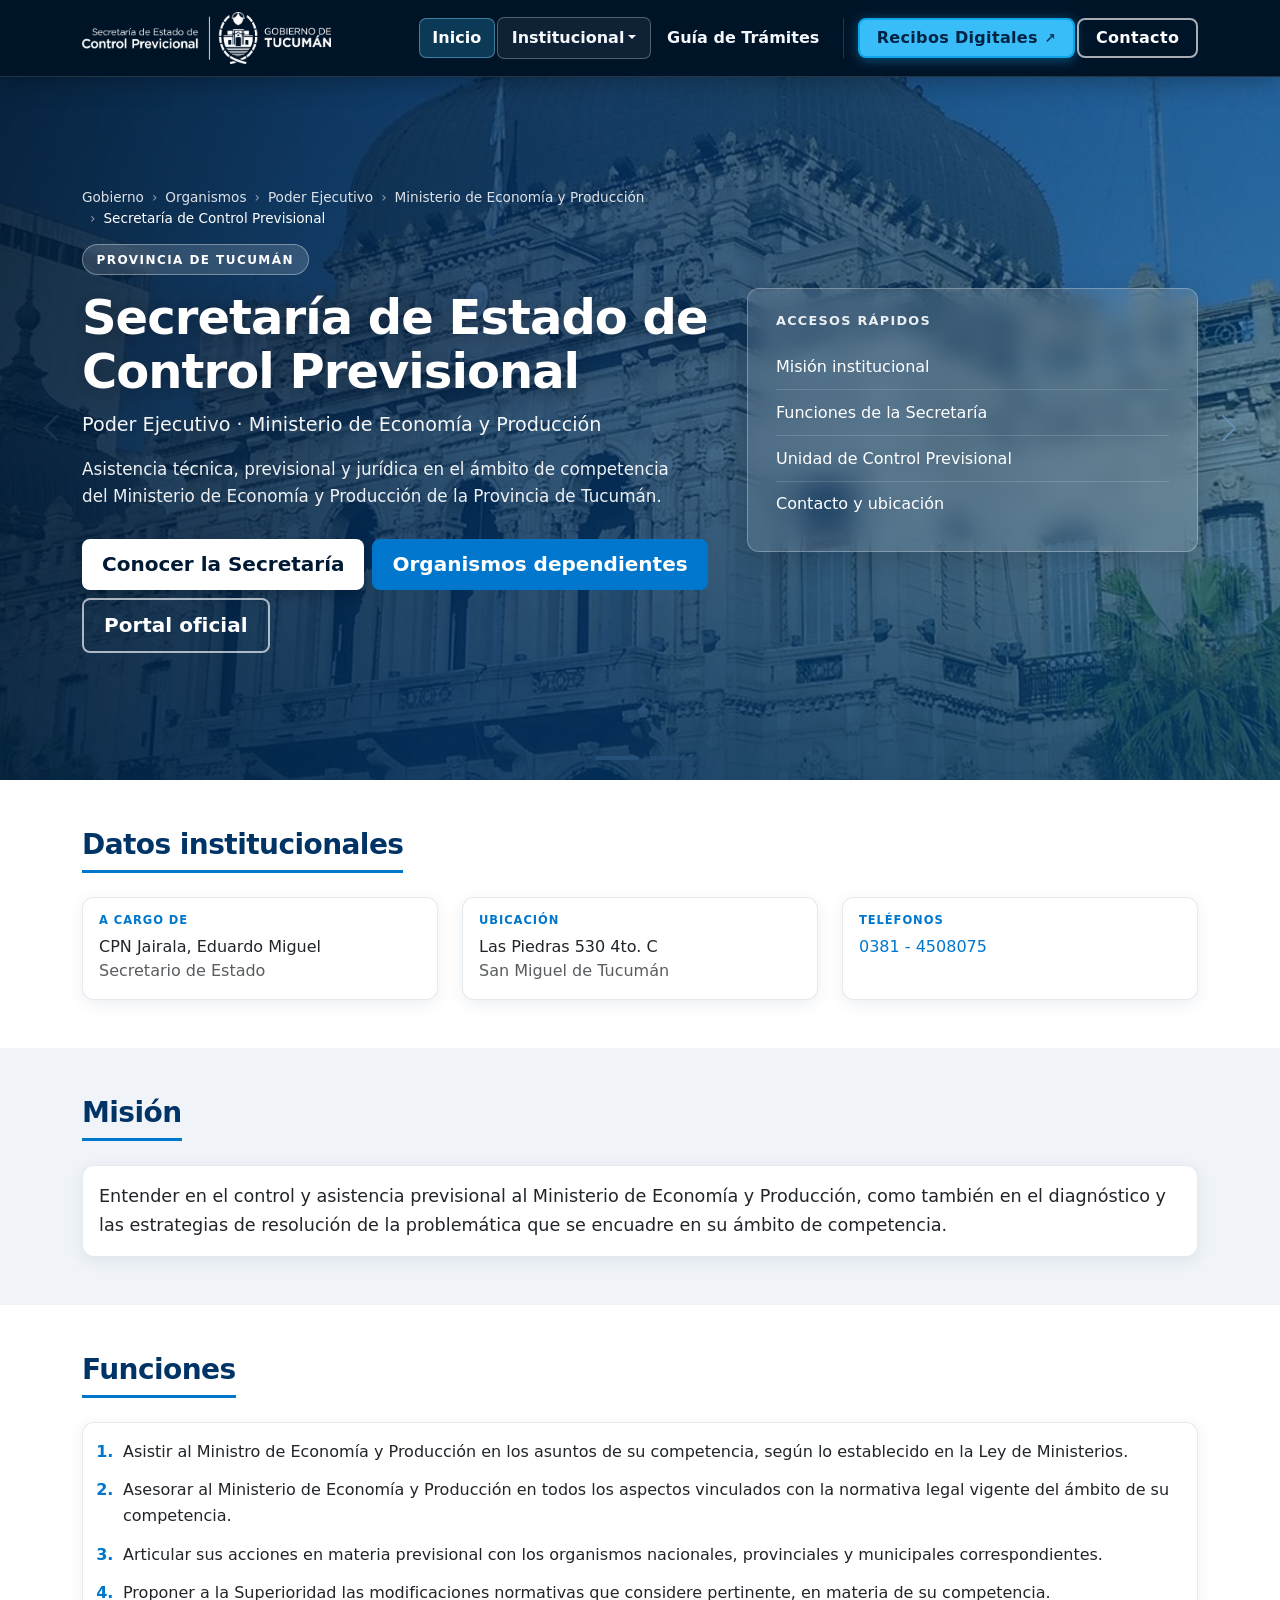
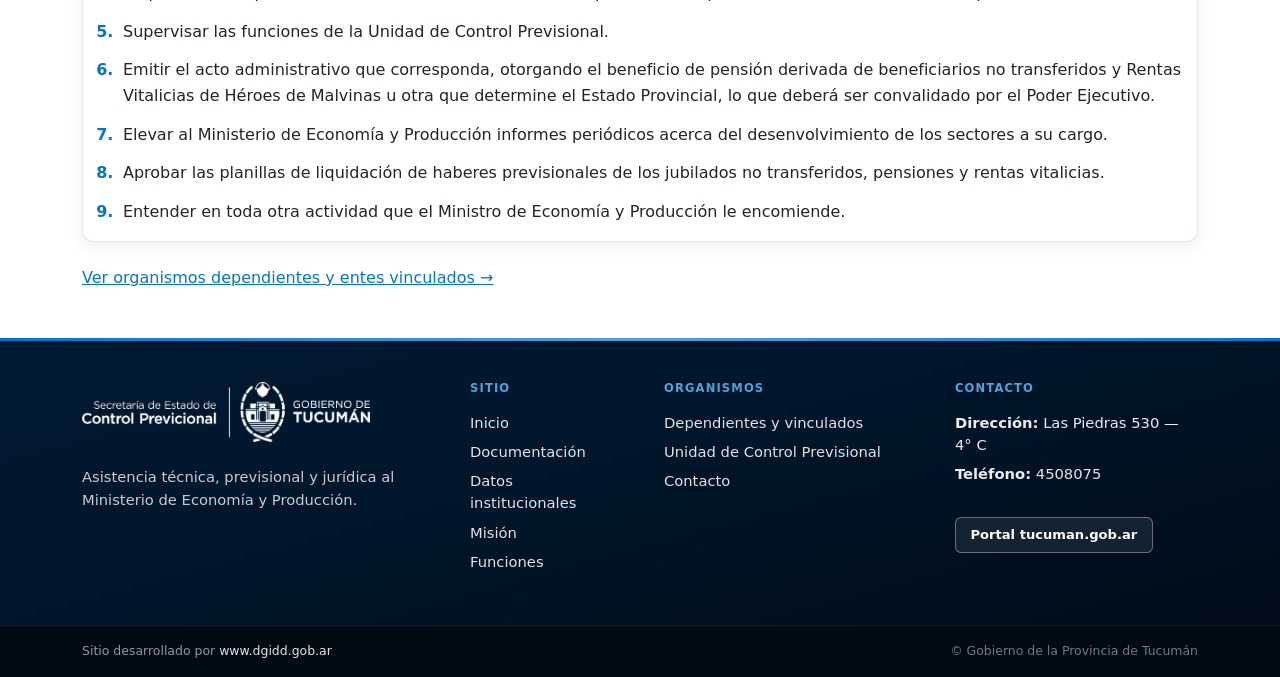
<file: index.html>
<!DOCTYPE html>
<html lang="es">
<head>
  <meta charset="UTF-8">
  <meta name="viewport" content="width=device-width, initial-scale=1.0">
  <meta name="description" content="Secretaría de Estado de Control Previsional — Gobierno de la Provincia de Tucumán.">
  <meta name="robots" content="index, follow">
  <meta name="author" content="Gobierno de la Provincia de Tucumán">
  <meta name="theme-color" content="#001428">
  <title>Secretaría de Estado de Control Previsional | Gobierno de Tucumán</title>

  <link rel="canonical" href="https://secretaria-control-previsional.tucuman.gob.ar/index.html" data-dynamic="true">

  <meta property="og:locale" content="es_AR">
  <meta property="og:type" content="website">
  <meta property="og:site_name" content="Secretaría de Estado de Control Previsional">
  <meta property="og:title" content="Secretaría de Estado de Control Previsional | Gobierno de Tucumán">
  <meta property="og:description" content="Asistencia técnica, previsional y jurídica al Ministerio de Economía y Producción. Datos institucionales, misión, funciones y organismos dependientes.">
  <meta property="og:url" content="https://secretaria-control-previsional.tucuman.gob.ar/index.html" data-dynamic="og-url">
  <meta property="og:image" content="https://secretaria-control-previsional.tucuman.gob.ar/assets/img/hero-1.jpg" data-dynamic="og-image">
  <meta property="og:image:width" content="1920">
  <meta property="og:image:height" content="1280">
  <meta property="og:image:alt" content="Secretaría de Estado de Control Previsional — Gobierno de Tucumán">

  <meta name="twitter:card" content="summary_large_image">
  <meta name="twitter:title" content="Secretaría de Estado de Control Previsional | Gobierno de Tucumán">
  <meta name="twitter:description" content="Asistencia técnica, previsional y jurídica al Ministerio de Economía y Producción de la Provincia de Tucumán.">
  <meta name="twitter:image" content="https://secretaria-control-previsional.tucuman.gob.ar/assets/img/hero-1.jpg" data-dynamic="twitter-image">
  <meta name="twitter:image:alt" content="Secretaría de Estado de Control Previsional — Gobierno de Tucumán">

  <script type="application/ld+json">
  {
    "@context": "https://schema.org",
    "@type": "GovernmentOrganization",
    "name": "Secretaría de Estado de Control Previsional",
    "url": "https://secretaria-control-previsional.tucuman.gob.ar/index.html",
    "parentOrganization": {
      "@type": "GovernmentOrganization",
      "name": "Ministerio de Economía y Producción",
      "parentOrganization": {
        "@type": "GovernmentOrganization",
        "name": "Gobierno de la Provincia de Tucumán"
      }
    },
    "address": {
      "@type": "PostalAddress",
      "streetAddress": "25 de Mayo 90",
      "addressLocality": "San Miguel de Tucumán",
      "postalCode": "4000",
      "addressRegion": "Tucumán",
      "addressCountry": "AR"
    },
    "telephone": "+54-381-4844000",
    "image": "https://secretaria-control-previsional.tucuman.gob.ar/assets/img/hero-1.jpg"
  }
  </script>

  <link href="https://cdn.jsdelivr.net/npm/bootstrap@5.3.3/dist/css/bootstrap.min.css" rel="stylesheet" integrity="sha384-QWTKZyjpPEjISv5WaRU9OFeRpok6YctnYmDr5pNlyT2bRjXh0JMhjY6hW+ALEwIH" crossorigin="anonymous">
  <link rel="stylesheet" href="css/estilos.css">
</head>
<body data-page="inicio">
  <a class="skip-link visually-hidden-focusable" href="#contenido-principal">Saltar al contenido principal</a>

  <header class="site-header">
    <nav class="navbar navbar-expand-lg navbar-dark fixed-top" id="navbarPrincipal" aria-label="Navegación principal">
      <div class="container">
        <a class="navbar-brand" href="index.html">
          <img src="assets/img/logo-w.png" alt="Secretaría de Estado de Control Previsional — Gobierno de Tucumán" class="brand-logo" width="320" height="64">
        </a>
        <button class="navbar-toggler" type="button" data-bs-toggle="collapse" data-bs-target="#menuNav" aria-controls="menuNav" aria-expanded="false" aria-label="Abrir menú">
          <span class="navbar-toggler-icon"></span>
        </button>
        <div class="collapse navbar-collapse" id="menuNav">
          <ul class="navbar-nav ms-auto align-items-lg-center nav-main">
            <li class="nav-item"><a class="nav-link nav-link-text" href="index.html#inicio" data-nav data-nav-page="inicio">Inicio</a></li>
            <li class="nav-item dropdown">
              <a class="nav-link nav-link-text nav-link-inst dropdown-toggle" href="#" id="navInstitucional" role="button" data-bs-toggle="dropdown" aria-expanded="false">Institucional</a>
              <ul class="dropdown-menu nav-dropdown dropdown-menu-lg-end shadow-lg" aria-labelledby="navInstitucional">
                <li><a class="dropdown-item" href="index.html#datos-institucionales" data-nav>Datos institucionales</a></li>
                <li><a class="dropdown-item" href="index.html#mision" data-nav>Misión</a></li>
                <li><a class="dropdown-item" href="index.html#funciones" data-nav>Funciones</a></li>
                <li><hr class="dropdown-divider"></li>
                <li><a class="dropdown-item" href="organismos-dependientes.html" data-nav-page="organismos">Organismos dependientes</a></li>
              </ul>
            </li>
            <li class="nav-item">
              <a class="nav-link nav-link-text" href="documentacion.html" data-nav-page="documentacion">Guía de Trámites</a>
            </li>
            <li class="nav-item nav-item-cta ms-lg-2">
              <a class="nav-link nav-btn nav-btn-recibos" href="https://previsional.mecontuc.gob.ar/" target="_blank" rel="noopener noreferrer">
                <span class="nav-btn-label">Recibos Digitales</span>
                <span class="nav-btn-ext" aria-hidden="true">↗</span>
              </a>
            </li>
            <li class="nav-item">
              <a class="nav-link nav-btn nav-btn-contacto" href="contacto.html" data-nav-page="contacto">Contacto</a>
            </li>
          </ul>
        </div>
      </div>
    </nav>
  </header>

  <main id="contenido-principal">
    <section id="inicio" class="hero section-anchor" aria-label="Presentación institucional">
      <div id="heroCarousel" class="carousel slide carousel-fade hero-carousel" data-bs-ride="carousel" data-bs-interval="6500" data-bs-pause="hover">
        <div class="carousel-indicators hero-carousel-indicators">
          <button type="button" data-bs-target="#heroCarousel" data-bs-slide-to="0" class="active" aria-current="true" aria-label="Imagen 1: edificios institucionales"></button>
          <button type="button" data-bs-target="#heroCarousel" data-bs-slide-to="1" aria-label="Imagen 2: documentación y gestión"></button>

        </div>
        <div class="carousel-inner">
          <div class="carousel-item active">
            <img src="assets/img/hero-1.jpg" class="hero-carousel-img" alt="Torres de edificios gubernamentales y corporativos">
          </div>
          <div class="carousel-item">
            <img src="assets/img/hero-2.jpg" class="hero-carousel-img" alt="Documentos y planificación administrativa">
          </div>
      
        </div>
        <button class="carousel-control-prev hero-carousel-control" type="button" data-bs-target="#heroCarousel" data-bs-slide="prev">
          <span class="carousel-control-prev-icon" aria-hidden="true"></span>
          <span class="visually-hidden">Anterior</span>
        </button>
        <button class="carousel-control-next hero-carousel-control" type="button" data-bs-target="#heroCarousel" data-bs-slide="next">
          <span class="carousel-control-next-icon" aria-hidden="true"></span>
          <span class="visually-hidden">Siguiente</span>
        </button>
      </div>

      <div class="hero-overlay" aria-hidden="true"></div>

      <div class="container hero-content">
        <div class="row align-items-end align-items-lg-center">
          <div class="col-lg-8 col-xl-7">
            <nav aria-label="Miga de pan" class="breadcrumb-nav">
              <ol class="breadcrumb breadcrumb-light mb-3">
                <li class="breadcrumb-item">Gobierno</li>
                <li class="breadcrumb-item">Organismos</li>
                <li class="breadcrumb-item">Poder Ejecutivo</li>
                <li class="breadcrumb-item">Ministerio de Economía y Producción</li>
                <li class="breadcrumb-item active" aria-current="page">Secretaría de Control Previsional</li>
              </ol>
            </nav>
            <p class="hero-badge">Provincia de Tucumán</p>
            <h1 class="hero-title">Secretaría de Estado de Control Previsional</h1>
            <p class="hero-subtitle">Poder Ejecutivo · Ministerio de Economía y Producción</p>
            <p class="hero-lead">
              Asistencia técnica, previsional y jurídica en el ámbito de competencia del Ministerio de Economía y Producción de la Provincia de Tucumán.
            </p>
            <div class="hero-actions d-flex flex-wrap gap-2">
              <a class="btn btn-hero-primary btn-lg" href="index.html#datos-institucionales">Conocer la Secretaría</a>
              <a class="btn btn-hero-secondary btn-lg" href="organismos-dependientes.html">Organismos dependientes</a>
              <a class="btn btn-hero-outline btn-lg" href="https://www.tucuman.gob.ar/organismos/secretaria-de-estado-de-control-previsional" target="_blank" rel="noopener noreferrer">
                Portal oficial
              </a>
            </div>
          </div>
          <div class="col-lg-4 col-xl-5 d-none d-lg-block">
            <aside class="hero-panel">
              <h2 class="hero-panel-title">Accesos rápidos</h2>
              <ul class="hero-panel-list list-unstyled mb-0">
                <li><a href="index.html#mision">Misión institucional</a></li>
                <li><a href="index.html#funciones">Funciones de la Secretaría</a></li>
                <li><a href="organismos-dependientes.html#unidad-control-previsional">Unidad de Control Previsional</a></li>
                <li><a href="contacto.html">Contacto y ubicación</a></li>
              </ul>
            </aside>
          </div>
        </div>
      </div>
    </section>

    <section id="datos-institucionales" class="section-anchor py-5">
      <div class="container">
        <h2 class="section-title">Datos institucionales</h2>
        <div class="row g-4">
          <div class="col-md-6 col-lg-4">
            <div class="card h-100 datos-card">
              <div class="card-body">
                <h3 class="datos-label">A cargo de</h3>
                <p class="datos-value mb-0">CPN Jairala, Eduardo Miguel<br><span class="text-muted">Secretario de Estado</span></p>
              </div>
            </div>
          </div>
          <div class="col-md-6 col-lg-4">
            <div class="card h-100 datos-card">
              <div class="card-body">
                <h3 class="datos-label">Ubicación</h3>
                <p class="datos-value mb-0">Las Piedras 530 4to. C<br><span class="text-muted">San Miguel de Tucumán</span></p>
              </div>
            </div>
          </div>
          <div class="col-md-6 col-lg-4">
            <div class="card h-100 datos-card">
              <div class="card-body">
                <h3 class="datos-label">Teléfonos</h3>
                <p class="datos-value mb-0"><a href="tel:+543814844000">0381 - 4508075</a><br></p>
              </div>
            </div>
          </div>
        </div>
      </div>
    </section>

    <section id="mision" class="section-anchor py-5 bg-light">
      <div class="container">
        <h2 class="section-title">Misión</h2>
        <div class="card content-card">
          <div class="card-body">
            <p class="mb-0 lead-sm">
              Entender en el control y asistencia previsional al Ministerio de Economía y Producción, como también en el diagnóstico y las estrategias de resolución de la problemática que se encuadre en su ámbito de competencia. 
            </p>
          </div>
        </div>
      </div>
    </section>

    <section id="funciones" class="section-anchor py-5">
      <div class="container">
        <h2 class="section-title">Funciones</h2>
        <div class="card content-card">
          <div class="card-body">
            <ol class="funciones-list mb-0">
              <li>Asistir al Ministro de Economía y Producción en los asuntos de su competencia, según lo establecido en la Ley de Ministerios.</li>
              <li>Asesorar al Ministerio de Economía y Producción en todos los aspectos vinculados con la normativa legal vigente del ámbito de su competencia.</li>
              <li>Articular sus acciones en materia previsional con los organismos nacionales, provinciales y municipales correspondientes.</li>
              <li>Proponer a la Superioridad las modificaciones normativas que considere pertinente, en materia de su competencia.</li>
              <li>Supervisar las funciones de la Unidad de Control Previsional.</li>
              <li>Emitir el acto administrativo que corresponda, otorgando el beneficio de pensión derivada de beneficiarios no transferidos y Rentas Vitalicias de Héroes de Malvinas u otra que determine el Estado Provincial, lo que deberá ser convalidado por el Poder Ejecutivo.</li>
              <li>Elevar al Ministerio de Economía y Producción informes periódicos acerca del desenvolvimiento de los sectores a su cargo.</li>
              <li>Aprobar las planillas de liquidación de haberes previsionales de los jubilados no transferidos, pensiones y rentas vitalicias.</li>
              <li>Entender en toda otra actividad que el Ministro de Economía y Producción le encomiende.</li>
            </ol>
          </div>
        </div>
        <p class="mt-4 mb-0">
          <a href="organismos-dependientes.html">Ver organismos dependientes y entes vinculados →</a>
        </p>
      </div>
    </section>
  </main>

  <footer class="site-footer">
    <div class="footer-main">
      <div class="container">
        <div class="row g-4 g-lg-5">
          <div class="col-lg-4">
            <div class="footer-brand">
              <a href="index.html" class="footer-brand-logo-link">
                <img src="assets/img/logo-w.png" alt="Secretaría de Estado de Control Previsional — Gobierno de Tucumán" class="footer-brand-logo" width="320" height="64">
              </a>
              <p class="footer-brand-text">
                Asistencia técnica, previsional y jurídica al Ministerio de Economía y Producción.
              </p>
            </div>
          </div>
          <div class="col-6 col-lg-2">
            <h2 class="footer-col-title">Sitio</h2>
            <ul class="footer-links list-unstyled">
              <li><a href="index.html">Inicio</a></li>
              <li><a href="documentacion.html">Documentación</a></li>
              <li><a href="index.html#datos-institucionales">Datos institucionales</a></li>
              <li><a href="index.html#mision">Misión</a></li>
              <li><a href="index.html#funciones">Funciones</a></li>
            </ul>
          </div>
          <div class="col-6 col-lg-3">
            <h2 class="footer-col-title">Organismos</h2>
            <ul class="footer-links list-unstyled">
              <li><a href="organismos-dependientes.html">Dependientes y vinculados</a></li>
              <li><a href="organismos-dependientes.html#unidad-control-previsional">Unidad de Control Previsional</a></li>
              <li><a href="contacto.html">Contacto</a></li>
            </ul>
          </div>
          <div class="col-lg-3">
            <h2 class="footer-col-title">Contacto</h2>
            <ul class="footer-contact list-unstyled">
              <li><strong>Dirección:</strong> Las Piedras 530 — 4° C</li>
              <li><strong>Teléfono:</strong> <a href="tel:+543814508075">4508075</a></li>
            </ul>
            <a class="footer-portal-btn" href="https://www.tucuman.gob.ar" target="_blank" rel="noopener noreferrer">Portal tucuman.gob.ar</a>
          </div>
        </div>
      </div>
    </div>

    <div class="footer-bottom">
      <div class="container footer-bottom-inner">
        <p class="footer-legal mb-0">
          Sitio desarrollado por
          <a href="https://www.dgidd.gob.ar" target="_blank" rel="noopener noreferrer">www.dgidd.gob.ar</a>
        </p>
        <p class="footer-copy mb-0">© Gobierno de la Provincia de Tucumán</p>
      </div>
    </div>
  </footer>

  <script src="https://cdn.jsdelivr.net/npm/bootstrap@5.3.3/dist/js/bootstrap.bundle.min.js" integrity="sha384-YvpcrYf0tY3lHB60NNkmXc5s9fDVZLESaAA55NDzOxhy9GkcIdslK1eN7N6jIeHz" crossorigin="anonymous"></script>
  <script src="config/social.js"></script>
  <script src="js/social-meta.js"></script>
  <script src="js/main.js"></script>
</body>
</html>
</file>
<file: css/estilos.css>
:root {
  --color-primary: #003366;
  --color-primary-dark: #001a33;
  --color-accent: #0077cc;
  --color-accent-light: #4da3e0;
  --color-text: #2c3e50;
  --color-text-muted: #6c757d;
  --color-bg: #ffffff;
  --color-bg-alt: #f0f4f8;
  --navbar-height: 76px;
  --shadow-card: 0 0.25rem 1rem rgba(0, 51, 102, 0.08);
  --shadow-card-hover: 0 0.5rem 1.5rem rgba(0, 51, 102, 0.14);
  --radius-lg: 0.75rem;
  --nav-bg: #001428;
  --nav-bg-scrolled: #000f1f;
  --nav-text: #f4f7fb;
  --nav-text-soft: #c5d3e3;
  --nav-border: rgba(255, 255, 255, 0.14);
  --nav-cta-recibos-bg: #38bdf8;
  --nav-cta-recibos-text: #002244;
  --nav-cta-recibos-hover: #7dd3fc;
}

html {
  scroll-behavior: smooth;
}

body {
  font-family: system-ui, -apple-system, "Segoe UI", Roboto, "Helvetica Neue", Arial, sans-serif;
  color: var(--color-text);
  background-color: var(--color-bg);
  padding-top: var(--navbar-height);
}

.skip-link:focus {
  position: fixed;
  top: 0.5rem;
  left: 0.5rem;
  z-index: 1100;
  padding: 0.5rem 1rem;
  background: var(--color-bg);
  color: var(--color-primary);
  border: 2px solid var(--color-accent);
  border-radius: 0.25rem;
}

#navbarPrincipal {
  background: var(--nav-bg);
  backdrop-filter: blur(12px);
  -webkit-backdrop-filter: blur(12px);
  border-bottom: 1px solid var(--nav-border);
  box-shadow: 0 4px 24px rgba(0, 0, 0, 0.28);
  min-height: var(--navbar-height);
  transition: background-color 0.25s ease, box-shadow 0.25s ease;
}

#navbarPrincipal.navbar-scrolled {
  background: var(--nav-bg-scrolled);
  box-shadow: 0 6px 28px rgba(0, 0, 0, 0.35);
}

#navbarPrincipal .navbar-brand {
  color: var(--nav-text);
}

#navbarPrincipal .navbar-brand:hover,
#navbarPrincipal .navbar-brand:focus {
  color: #fff;
}

.navbar-brand {
  display: flex;
  align-items: center;
  padding-top: 0.25rem;
  padding-bottom: 0.25rem;
  max-width: min(100%, 22rem);
}

.brand-logo {
  display: block;
  width: auto;
  height: clamp(2.25rem, 5vw, 3.25rem);
  max-width: 100%;
  object-fit: contain;
  object-position: left center;
}

.footer-brand-logo-link {
  display: inline-block;
  margin-bottom: 1rem;
  line-height: 0;
}

.footer-brand-logo-link:hover {
  opacity: 0.92;
}

.footer-brand-logo {
  display: block;
  width: auto;
  height: clamp(2.75rem, 6vw, 3.75rem);
  max-width: min(100%, 20rem);
  object-fit: contain;
  object-position: left center;
}

#navbarPrincipal .navbar-toggler {
  border: 1px solid rgba(255, 255, 255, 0.45);
  padding: 0.4rem 0.55rem;
}

#navbarPrincipal .navbar-toggler:focus {
  box-shadow: 0 0 0 0.2rem rgba(56, 189, 248, 0.45);
}

.nav-main {
  gap: 0.15rem;
}

#navbarPrincipal .nav-link {
  font-weight: 600;
  border-radius: 0.45rem;
  transition: background-color 0.2s ease, color 0.2s ease, border-color 0.2s ease, box-shadow 0.2s ease;
}

.nav-link-text {
  color: var(--nav-text) !important;
  padding: 0.5rem 0.85rem !important;
}

.nav-link-text:hover,
.nav-link-text:focus {
  color: #fff !important;
  background-color: rgba(255, 255, 255, 0.14) !important;
}

.nav-link-text.active {
  color: #fff !important;
  background-color: rgba(56, 189, 248, 0.22) !important;
  box-shadow: inset 0 0 0 1px rgba(125, 211, 252, 0.45);
}

.nav-link-inst {
  border: 1px solid rgba(255, 255, 255, 0.28);
  background-color: rgba(255, 255, 255, 0.06);
}

.nav-link-inst.show,
.nav-link-inst.active {
  color: #fff !important;
  background-color: rgba(255, 255, 255, 0.16) !important;
  border-color: rgba(255, 255, 255, 0.4);
}

#navbarPrincipal .nav-dropdown {
  background: #0c2a45;
  border: 1px solid rgba(125, 211, 252, 0.25);
  border-radius: 0.55rem;
  padding: 0.45rem;
  margin-top: 0.5rem;
  min-width: 15rem;
}

#navbarPrincipal .nav-dropdown .dropdown-item {
  color: var(--nav-text);
  border-radius: 0.4rem;
  font-weight: 600;
  padding: 0.5rem 0.85rem;
}

#navbarPrincipal .nav-dropdown .dropdown-item:hover,
#navbarPrincipal .nav-dropdown .dropdown-item:focus {
  color: #fff;
  background-color: rgba(56, 189, 248, 0.2);
}

#navbarPrincipal .nav-dropdown .dropdown-item.active {
  color: #fff;
  background-color: rgba(56, 189, 248, 0.35);
}

#navbarPrincipal .nav-dropdown .dropdown-divider {
  border-color: rgba(255, 255, 255, 0.16);
  margin: 0.35rem 0;
}

.nav-btn {
  display: inline-flex !important;
  align-items: center;
  justify-content: center;
  gap: 0.4rem;
  padding: 0.55rem 1.05rem !important;
  font-weight: 700 !important;
  letter-spacing: 0.02em;
  line-height: 1.2;
  border-radius: 0.5rem !important;
  border: 2px solid transparent;
  text-align: center;
}

.nav-btn-recibos {
  background: var(--nav-cta-recibos-bg) !important;
  color: var(--nav-cta-recibos-text) !important;
  border-color: #0ea5e9 !important;
  box-shadow: 0 2px 12px rgba(14, 165, 233, 0.45);
}

.nav-btn-recibos:hover,
.nav-btn-recibos:focus {
  background: var(--nav-cta-recibos-hover) !important;
  color: #001a33 !important;
  border-color: #38bdf8 !important;
}

.nav-btn-ext {
  font-size: 0.85em;
  opacity: 0.85;
}

.nav-btn-contacto {
  color: #fff !important;
  background: transparent !important;
  border-color: rgba(255, 255, 255, 0.65) !important;
}

.nav-btn-contacto:hover,
.nav-btn-contacto:focus {
  color: var(--nav-cta-recibos-text) !important;
  background: #fff !important;
  border-color: #fff !important;
}

.nav-btn-contacto.active {
  color: var(--nav-cta-recibos-text) !important;
  background: #fff !important;
  border-color: #fff !important;
  box-shadow: 0 2px 10px rgba(0, 0, 0, 0.2);
}

.section-anchor {
  scroll-margin-top: calc(var(--navbar-height) + 1rem);
}

/* —— Hero con carrusel —— */
.hero {
  position: relative;
  color: #fff;
  min-height: clamp(32rem, 88vh, 44rem);
  display: flex;
  align-items: center;
  overflow: hidden;
  padding: 2rem 0 3rem;
}

.hero-carousel {
  position: absolute;
  inset: 0;
  z-index: 0;
}

.hero-carousel .carousel-inner,
.hero-carousel .carousel-item {
  height: 100%;
}

.hero-carousel-img {
  width: 100%;
  height: 100%;
  object-fit: cover;
  object-position: center;
  transform: scale(1.02);
  transition: transform 8s ease;
}

.hero-carousel .carousel-item.active .hero-carousel-img {
  transform: scale(1.08);
}

.hero-overlay {
  position: absolute;
  inset: 0;
  z-index: 1;
  background:
    linear-gradient(105deg, rgba(0, 26, 51, 0.92) 0%, rgba(0, 51, 102, 0.78) 42%, rgba(0, 80, 140, 0.55) 100%),
    linear-gradient(0deg, rgba(0, 20, 40, 0.5) 0%, transparent 45%);
  pointer-events: none;
}

.hero-content {
  position: relative;
  z-index: 2;
  width: 100%;
}

.hero-badge {
  display: inline-block;
  font-size: 0.75rem;
  font-weight: 700;
  letter-spacing: 0.12em;
  text-transform: uppercase;
  padding: 0.35rem 0.85rem;
  margin-bottom: 1rem;
  border-radius: 2rem;
  background: rgba(255, 255, 255, 0.15);
  border: 1px solid rgba(255, 255, 255, 0.35);
  backdrop-filter: blur(4px);
}

.hero-title {
  font-size: clamp(1.85rem, 4.5vw, 3rem);
  font-weight: 800;
  line-height: 1.12;
  letter-spacing: -0.02em;
  margin-bottom: 0.75rem;
  text-shadow: 0 2px 24px rgba(0, 0, 0, 0.35);
}

.hero-subtitle {
  font-size: clamp(1rem, 2vw, 1.2rem);
  font-weight: 500;
  opacity: 0.95;
  margin-bottom: 1rem;
}

.hero-lead {
  font-size: 1.05rem;
  line-height: 1.65;
  max-width: 38rem;
  opacity: 0.92;
  margin-bottom: 1.75rem;
}

.hero-actions .btn {
  font-weight: 600;
  border-radius: 0.5rem;
  padding: 0.65rem 1.25rem;
}

.btn-hero-primary {
  background: #fff;
  color: var(--color-primary-dark);
  border: none;
  box-shadow: 0 4px 14px rgba(0, 0, 0, 0.2);
}

.btn-hero-primary:hover {
  background: #f0f7ff;
  color: var(--color-primary-dark);
}

.btn-hero-secondary {
  background: var(--color-accent);
  color: #fff;
  border: none;
}

.btn-hero-secondary:hover {
  background: var(--color-accent-light);
  color: #fff;
}

.btn-hero-outline {
  background: transparent;
  color: #fff;
  border: 2px solid rgba(255, 255, 255, 0.65);
}

.btn-hero-outline:hover {
  background: rgba(255, 255, 255, 0.12);
  color: #fff;
  border-color: #fff;
}

.hero-panel {
  background: rgba(255, 255, 255, 0.12);
  border: 1px solid rgba(255, 255, 255, 0.28);
  border-radius: var(--radius-lg);
  padding: 1.5rem 1.75rem;
  backdrop-filter: blur(12px);
  -webkit-backdrop-filter: blur(12px);
  box-shadow: 0 8px 32px rgba(0, 0, 0, 0.15);
}

.hero-panel-title {
  font-size: 0.8rem;
  text-transform: uppercase;
  letter-spacing: 0.1em;
  font-weight: 700;
  margin-bottom: 1rem;
  opacity: 0.9;
}

.hero-panel-list li {
  border-bottom: 1px solid rgba(255, 255, 255, 0.15);
}

.hero-panel-list li:last-child {
  border-bottom: none;
}

.hero-panel-list a {
  display: block;
  padding: 0.65rem 0;
  color: #fff;
  text-decoration: none;
  font-weight: 500;
  transition: padding-left 0.2s ease, opacity 0.2s ease;
}

.hero-panel-list a:hover {
  padding-left: 0.35rem;
  opacity: 0.95;
  color: #fff;
}

.hero-carousel-indicators {
  margin-bottom: 1.25rem;
  z-index: 3;
}

.hero-carousel-indicators [data-bs-target] {
  width: 2.5rem;
  height: 0.25rem;
  border-radius: 1rem;
  border: none;
  background-color: rgba(255, 255, 255, 0.45);
  opacity: 1;
  transition: background-color 0.2s ease, transform 0.2s ease;
}

.hero-carousel-indicators .active {
  background-color: #fff;
  transform: scaleX(1.1);
}

.hero-carousel-control {
  z-index: 3;
  width: 8%;
  opacity: 0.85;
}

.hero-carousel-control:hover {
  opacity: 1;
}

/* —— Cabeceras internas —— */
.page-header {
  position: relative;
  color: #fff;
  padding: 2.25rem 0 2.75rem;
  overflow: hidden;
}

.page-header--banner {
  background: var(--color-primary) center / cover no-repeat;
  background-image: linear-gradient(135deg, rgba(0, 51, 102, 0.88), rgba(0, 119, 204, 0.75)), var(--page-banner);
}

.page-header-overlay {
  position: absolute;
  inset: 0;
  background: linear-gradient(90deg, rgba(0, 26, 51, 0.85) 0%, rgba(0, 51, 102, 0.5) 100%);
  pointer-events: none;
}

.page-header-inner {
  position: relative;
  z-index: 1;
}

.page-header-title {
  font-size: clamp(1.5rem, 3vw, 2.15rem);
  font-weight: 800;
  margin-bottom: 0.5rem;
  letter-spacing: -0.02em;
}

.page-header-lead {
  max-width: 40rem;
  opacity: 0.92;
  font-size: 1.05rem;
}

.breadcrumb-nav .breadcrumb {
  --bs-breadcrumb-divider: "›";
  font-size: 0.85rem;
}

.breadcrumb-light .breadcrumb-item,
.breadcrumb-light .breadcrumb-item a {
  color: rgba(255, 255, 255, 0.85);
}

.breadcrumb-light .breadcrumb-item.active {
  color: #fff;
}

.breadcrumb-light .breadcrumb-item + .breadcrumb-item::before {
  color: rgba(255, 255, 255, 0.55);
}

.breadcrumb-light .breadcrumb-item a {
  color: rgba(255, 255, 255, 0.92);
  text-decoration: none;
}

.breadcrumb-light .breadcrumb-item a:hover {
  text-decoration: underline;
}

.section-title {
  color: var(--color-primary);
  font-weight: 800;
  font-size: 1.75rem;
  margin-bottom: 1.5rem;
  padding-bottom: 0.5rem;
  border-bottom: 3px solid var(--color-accent);
  display: inline-block;
  letter-spacing: -0.02em;
}

.lead-sm {
  font-size: 1.1rem;
  line-height: 1.65;
}

.datos-card,
.content-card {
  border: 1px solid rgba(0, 51, 102, 0.1);
  box-shadow: var(--shadow-card);
  border-radius: var(--radius-lg);
  transition: transform 0.25s ease, box-shadow 0.25s ease;
}

.datos-card:hover,
.content-card:hover {
  transform: translateY(-3px);
  box-shadow: var(--shadow-card-hover);
}

.datos-label {
  font-size: 0.72rem;
  text-transform: uppercase;
  letter-spacing: 0.08em;
  color: var(--color-accent);
  font-weight: 700;
  margin-bottom: 0.5rem;
}

.datos-value {
  font-size: 1rem;
  line-height: 1.5;
}

.datos-value a {
  color: var(--color-primary);
  text-decoration: none;
  font-weight: 600;
}

.datos-value a:hover {
  text-decoration: underline;
}

.funciones-list {
  padding-left: 1.25rem;
}

.funciones-list li {
  margin-bottom: 0.75rem;
  line-height: 1.65;
  padding-left: 0.25rem;
}

.funciones-list li::marker {
  color: var(--color-accent);
  font-weight: 700;
}

.funciones-list li:last-child {
  margin-bottom: 0;
}

.organismo-detalle {
  margin-top: 2rem;
  padding-top: 2rem;
  border-top: 1px solid rgba(0, 51, 102, 0.12);
}

.organismo-detalle--standalone {
  margin-top: 0;
  padding-top: 0;
  border-top: none;
}

.organismo-title {
  color: var(--color-primary-dark);
  font-weight: 800;
  font-size: 1.35rem;
  letter-spacing: -0.01em;
  margin-bottom: 1.5rem;
}

.bg-light {
  background-color: var(--color-bg-alt) !important;
}

.contact-list li {
  margin-bottom: 0.5rem;
  line-height: 1.6;
}

.contact-list a {
  color: var(--color-primary);
  font-weight: 600;
}

.doc-list {
  display: flex;
  flex-direction: column;
  gap: 0.75rem;
}

.doc-list-link {
  display: flex;
  align-items: center;
  gap: 1rem;
  padding: 1rem 1.15rem;
  text-decoration: none;
  color: var(--color-text);
  background: #fff;
  border: 1px solid rgba(0, 51, 102, 0.12);
  border-radius: var(--radius-lg);
  box-shadow: var(--shadow-card);
  transition: transform 0.2s ease, box-shadow 0.2s ease, border-color 0.2s ease;
}

.doc-list-link:hover {
  transform: translateY(-2px);
  box-shadow: var(--shadow-card-hover);
  border-color: rgba(0, 119, 204, 0.35);
  color: var(--color-primary-dark);
}

.doc-list-icon {
  flex-shrink: 0;
  display: inline-flex;
  align-items: center;
  justify-content: center;
  min-width: 3rem;
  height: 3rem;
  border-radius: 0.5rem;
  background: rgba(220, 38, 38, 0.1);
  color: #b91c1c;
  font-size: 0.72rem;
  font-weight: 800;
  letter-spacing: 0.04em;
}

.doc-list-text {
  flex: 1;
  min-width: 0;
}

.doc-list-title {
  display: block;
  font-weight: 700;
  line-height: 1.35;
  margin-bottom: 0.15rem;
}

.doc-list-meta {
  display: block;
  font-size: 0.82rem;
  color: var(--color-text-muted);
  white-space: nowrap;
  overflow: hidden;
  text-overflow: ellipsis;
}

.doc-list-action {
  flex-shrink: 0;
  font-size: 0.82rem;
  font-weight: 700;
  color: var(--color-accent);
}

@media (max-width: 575.98px) {
  .doc-list-link {
    flex-wrap: wrap;
  }

  .doc-list-action {
    width: 100%;
    padding-left: 4rem;
  }
}

.site-footer {
  margin-top: 0;
  color: rgba(255, 255, 255, 0.92);
}

.footer-main {
  background: linear-gradient(165deg, var(--color-primary-dark) 0%, #001428 55%, #000c18 100%);
  padding: 2.75rem 0 2.25rem;
  position: relative;
}

.footer-main::before {
  content: "";
  position: absolute;
  top: 0;
  left: 0;
  right: 0;
  height: 3px;
  background: linear-gradient(90deg, var(--color-accent), var(--color-accent-light), var(--color-accent));
}

.footer-brand-text {
  font-size: 0.92rem;
  line-height: 1.6;
  color: rgba(255, 255, 255, 0.78);
  margin-bottom: 0;
  max-width: 22rem;
}

.footer-col-title {
  font-size: 0.72rem;
  font-weight: 700;
  letter-spacing: 0.1em;
  text-transform: uppercase;
  color: var(--color-accent-light);
  margin-bottom: 1rem;
}

.footer-links li,
.footer-contact li {
  margin-bottom: 0.45rem;
  font-size: 0.92rem;
}

.footer-links a,
.footer-contact a,
.footer-bottom a {
  color: rgba(255, 255, 255, 0.88);
  text-decoration: none;
  transition: color 0.2s ease, padding-left 0.2s ease;
}

.footer-links a:hover,
.footer-contact a:hover,
.footer-bottom a:hover {
  color: #fff;
  padding-left: 0.15rem;
}

.footer-contact-int {
  font-size: 0.85rem;
  color: rgba(255, 255, 255, 0.65);
  margin-top: 0.25rem;
}

.footer-portal-btn {
  display: inline-block;
  margin-top: 1rem;
  padding: 0.45rem 0.9rem;
  font-size: 0.82rem;
  font-weight: 600;
  color: #fff !important;
  border: 1px solid rgba(255, 255, 255, 0.35);
  border-radius: 0.4rem;
  background: rgba(255, 255, 255, 0.08);
  text-decoration: none !important;
  transition: background 0.2s ease, border-color 0.2s ease;
}

.footer-portal-btn:hover {
  background: rgba(255, 255, 255, 0.16);
  border-color: rgba(255, 255, 255, 0.55);
  padding-left: 0.9rem !important;
  color: #fff !important;
}

.footer-bottom {
  background: #000a12;
  padding: 1rem 0;
  border-top: 1px solid rgba(255, 255, 255, 0.08);
}

.footer-bottom-inner {
  display: flex;
  flex-direction: column;
  gap: 0.35rem;
  align-items: flex-start;
}

.footer-legal {
  font-size: 0.78rem;
  color: rgba(255, 255, 255, 0.58);
  line-height: 1.5;
}

.footer-copy {
  font-size: 0.78rem;
  color: rgba(255, 255, 255, 0.45);
}

@media (min-width: 992px) {
  .nav-item-cta {
    padding-left: 0.85rem;
    border-left: 1px solid var(--nav-border);
    border-top: none;
    padding-top: 0;
  }

  .footer-bottom-inner {
    flex-direction: row;
    justify-content: space-between;
    align-items: center;
  }
}

a:not(.nav-link):not(.btn):not(.hero-panel-list a):not(.footer-links a):not(.footer-contact a):not(.footer-bottom a):not(.footer-portal-btn) {
  color: var(--color-accent);
  font-weight: 500;
}

a:not(.nav-link):not(.btn):not(.hero-panel-list a):not(.footer-links a):not(.footer-contact a):not(.footer-bottom a):not(.footer-portal-btn):hover {
  color: var(--color-primary);
}

@media (max-width: 991.98px) {
  :root {
    --navbar-height: 68px;
  }

  .navbar-collapse {
    background: #051829;
    margin: 0.75rem -0.75rem -0.5rem;
    padding: 0.85rem;
    border-radius: var(--radius-lg);
    border: 1px solid var(--nav-border);
  }

  .nav-main {
    gap: 0.35rem;
    width: 100%;
  }

  .nav-main .nav-item,
  .nav-main .nav-link,
  .nav-main .dropdown {
    width: 100%;
  }

  .nav-main .nav-link-inst {
    width: 100%;
    justify-content: space-between;
  }

  .nav-item-cta {
    margin-left: 0 !important;
    padding-top: 0.35rem;
    border-top: 1px solid var(--nav-border);
  }

  .nav-btn {
    width: 100%;
  }

  .hero {
    min-height: clamp(28rem, 92vh, 36rem);
    padding-bottom: 2.5rem;
  }

  .hero-carousel-control {
    display: none;
  }

  .hero-carousel-indicators {
    margin-bottom: 0.5rem;
  }
}

@media (prefers-reduced-motion: reduce) {
  html {
    scroll-behavior: auto;
  }

  .hero-carousel-img,
  .hero-carousel .carousel-item.active .hero-carousel-img {
    transform: none;
    transition: none;
  }

  .datos-card:hover,
  .content-card:hover {
    transform: none;
  }
}
</file>
